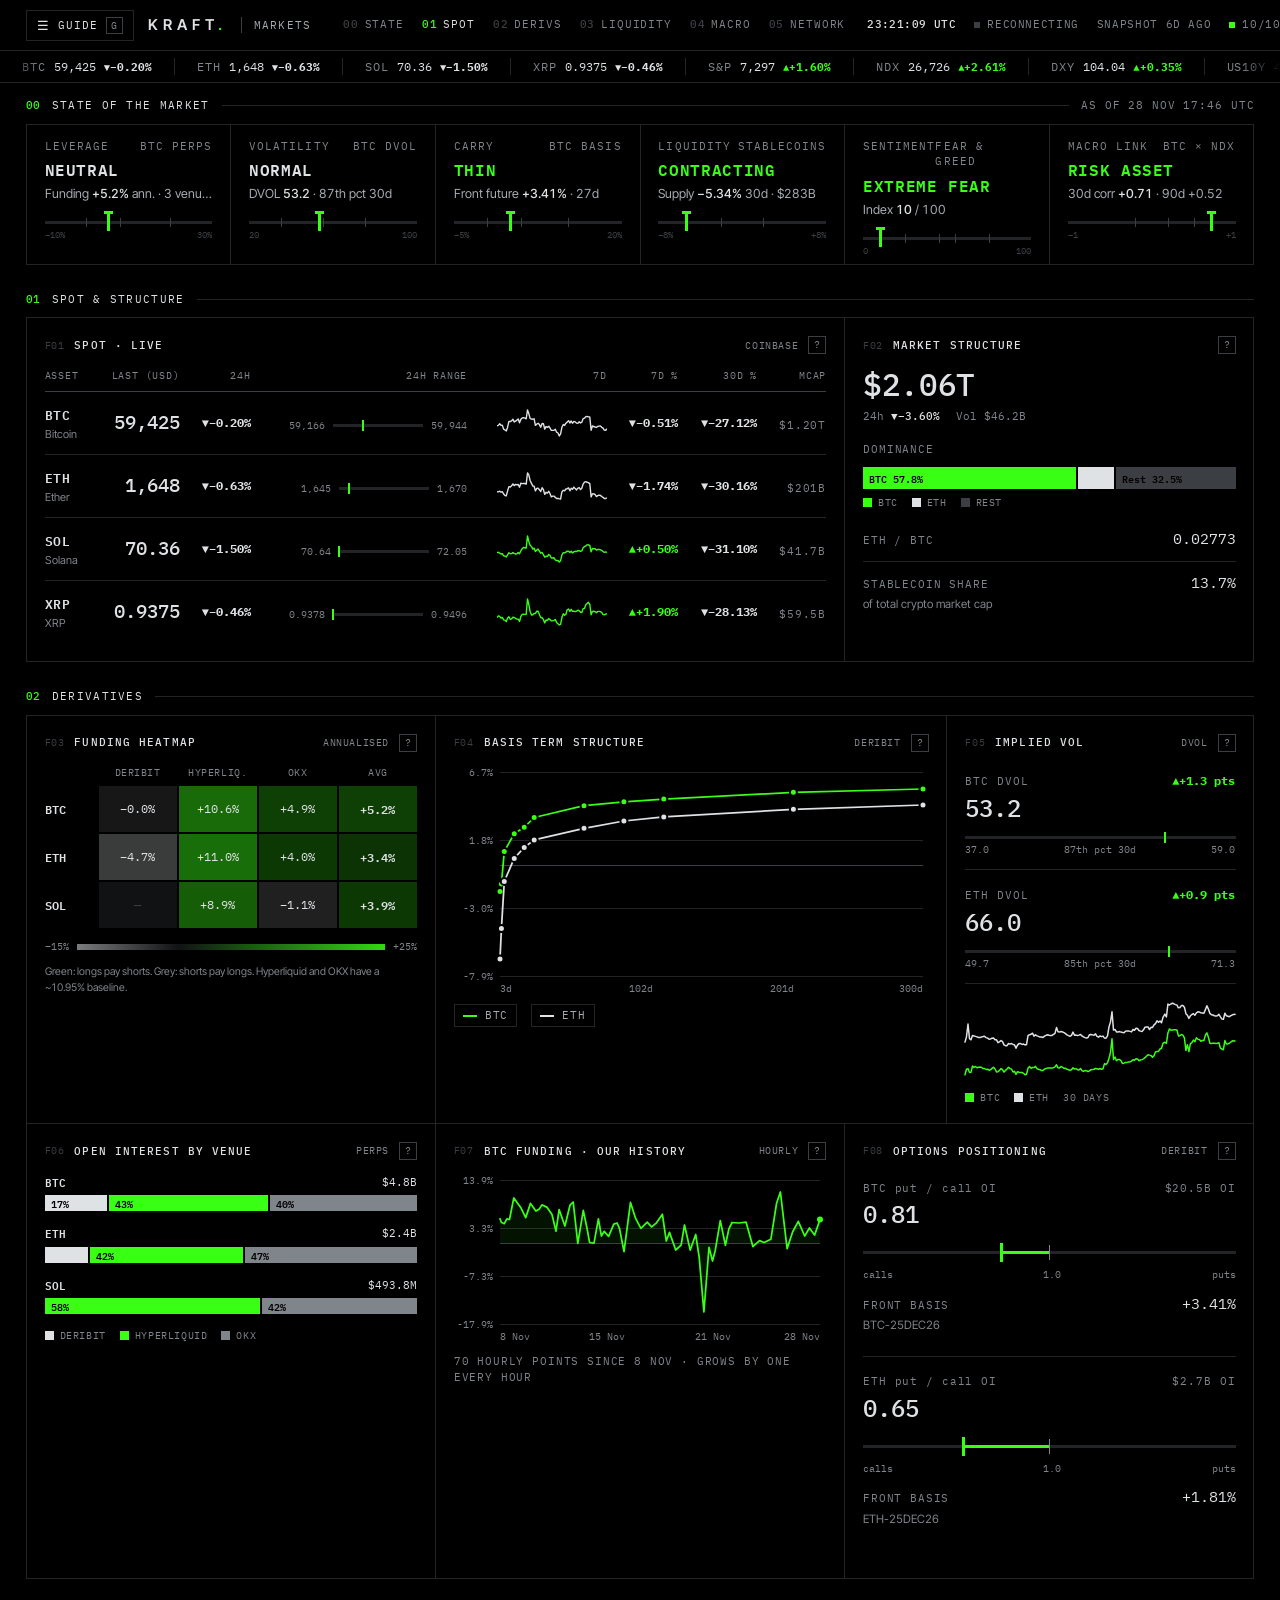
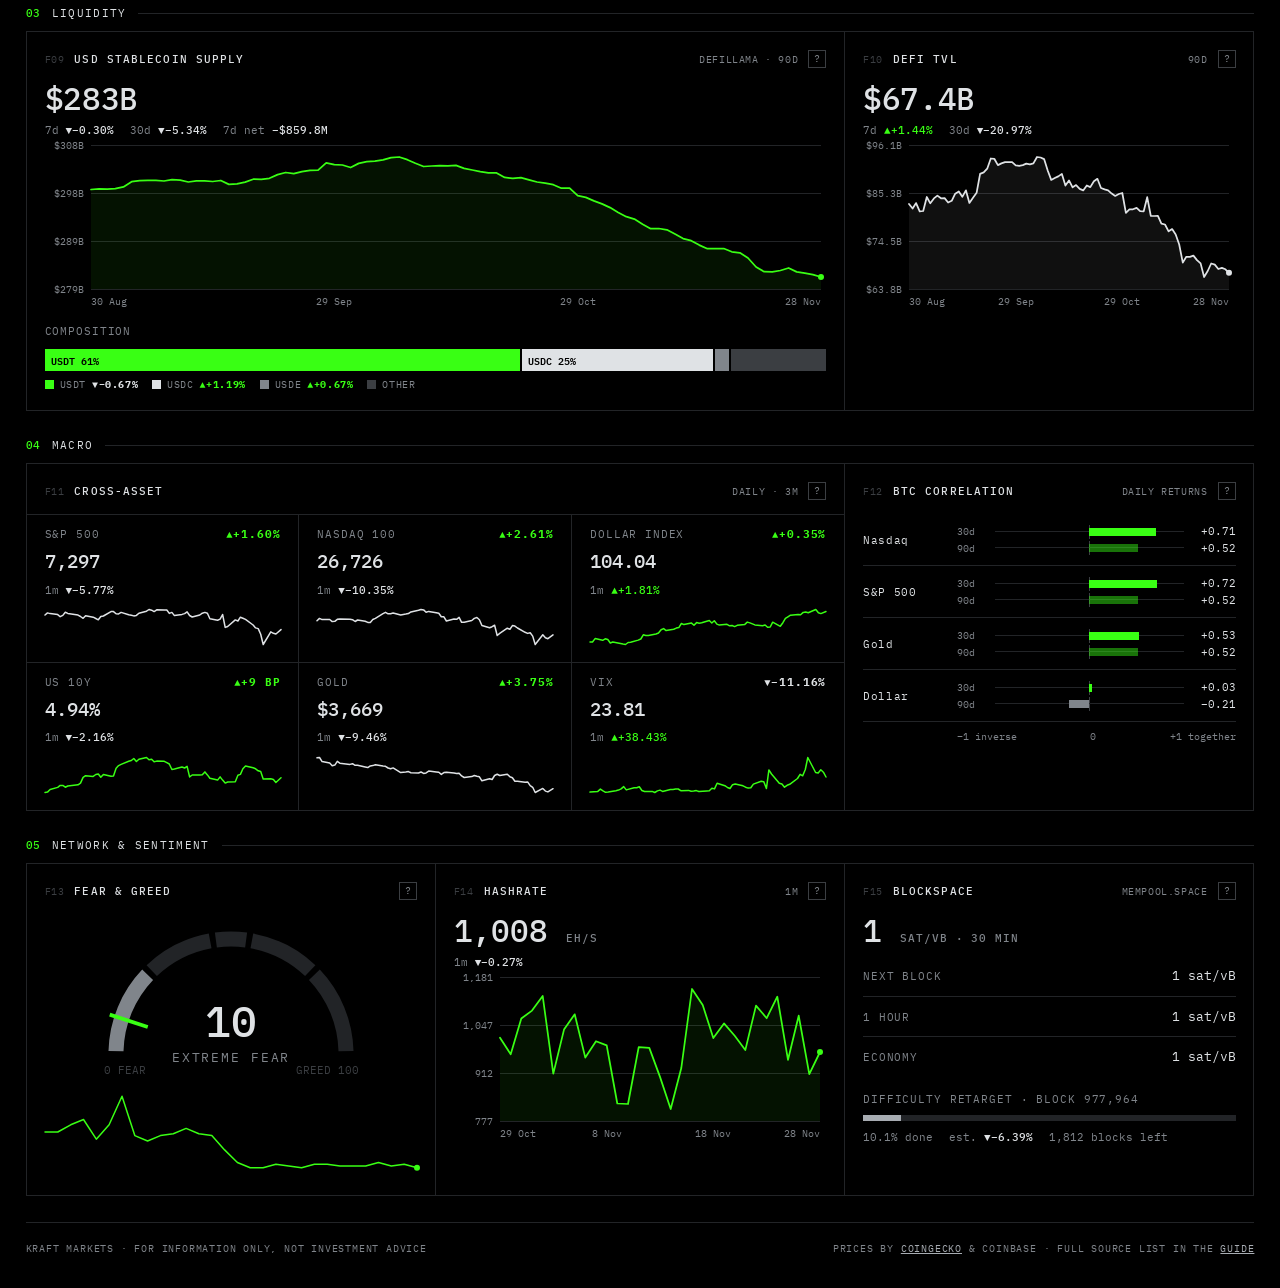
<file: index.html>
<!doctype html>
<html lang="en">
<head>
  <meta charset="utf-8">
  <meta name="viewport" content="width=device-width, initial-scale=1">
  <title>KRAFT Markets</title>
  <meta name="description" content="A live digital-asset market terminal: spot, derivatives, liquidity, macro and network data with a curated institutional newswire.">
  <meta name="theme-color" content="#000000">
  <link rel="icon" href="data:image/svg+xml,%3Csvg xmlns='http://www.w3.org/2000/svg' viewBox='0 0 32 32'%3E%3Crect width='32' height='32' fill='%23000'/%3E%3Cpath d='M9 7v18M9 16l12-9M13 13l9 12' stroke='%2339FF14' stroke-width='2.4' fill='none' stroke-linecap='square'/%3E%3C/svg%3E">
  <link rel="preconnect" href="https://fonts.googleapis.com">
  <link rel="preconnect" href="https://fonts.gstatic.com" crossorigin>
  <link href="https://fonts.googleapis.com/css2?family=IBM+Plex+Mono:wght@400;500;600&family=Inter+Tight:wght@300;400;500;600&display=swap" rel="stylesheet">
  <link rel="stylesheet" href="assets/kraft.css">
</head>
<body>
  <a class="skip" href="#main">Skip to content</a>

  <!-- ═════════════ TOP BAR ═════════════ -->
  <header class="top" id="top">
    <div class="bar">
      <button class="tbtn" type="button" id="open-guide" aria-controls="guide" aria-expanded="false" title="Guide (G)">
        <span class="ico" aria-hidden="true">☰</span><span class="lbl">Guide</span><kbd>G</kbd>
      </button>
      <a class="wordmark" href="https://elian.ink" aria-label="KRAFT, back to elian.ink">KRAFT<span aria-hidden="true">.</span></a>
      <span class="crumb">Markets</span>
      <nav class="jump" aria-label="Sections">
        <a href="#s-state"><b>00</b>State</a>
        <a href="#s-spot"><b>01</b>Spot</a>
        <a href="#s-derivs"><b>02</b>Derivs</a>
        <a href="#s-liq"><b>03</b>Liquidity</a>
        <a href="#s-macro"><b>04</b>Macro</a>
        <a href="#s-net"><b>05</b>Network</a>
      </nav>
      <div class="status" aria-live="polite">
        <span class="clock" id="clock">--:--:-- UTC</span>
        <span class="st" id="st-live"><i class="dot"></i><span>Connecting</span></span>
        <span class="st hide-sm" id="st-snap">—</span>
        <span class="st hide-sm" id="st-src"></span>
      </div>
      <button class="tbtn wire-btn" type="button" id="open-wire" aria-controls="wire" aria-expanded="false" title="Wire (W)">
        <span class="lbl">Wire</span><span class="badge" id="wire-badge" hidden>0</span><kbd>W</kbd>
      </button>
    </div>
    <div class="tape" aria-label="Ticker">
      <div class="tape-track" id="tape"></div>
    </div>
  </header>

  <!-- ═════════════ GUIDE (left drawer) ═════════════ -->
  <aside class="drawer left" id="guide" aria-label="Guide" tabindex="-1">
    <div class="dr-h">
      <span class="mono">Guide</span>
      <span class="dr-actions">
        <button type="button" class="pin" data-pin="guide" title="Pin open">Pin</button>
        <button type="button" class="x" data-close="guide" aria-label="Close guide">✕</button>
      </span>
    </div>
    <div class="dr-body" id="guide-body">
      <nav class="toc mono" aria-label="Guide contents">
        <a href="#g-read">Reading the screen</a>
        <a href="#g-signals">Signals</a>
        <a href="#g-metrics">Metrics</a>
        <a href="#g-pipeline">Sources &amp; pipeline</a>
      </nav>

      <section id="g-read">
        <h3>Reading the screen</h3>
        <p><b>Live vs snapshot.</b> Prices in the ticker and the Spot panel stream from Coinbase several times a second. Everything else comes from a snapshot the collector takes every 15 minutes; its age is in the top bar.</p>
        <p><b>Range bars</b> <span class="demo-range"><i></i></span> show where today's value sits within a recent range (left = low, right = high). They turn a bare number into context: "is this high or low <i>for recently</i>?"</p>
        <p><b>Colour.</b> Green is the accent: rising values, positive funding, and signals that are away from normal. Down moves use light grey plus a ▼ arrow, so colour is never the only cue.</p>
        <p><b>Hover</b> any chart for exact values. The <span class="q">?</span> on each panel jumps to its entry here.</p>
        <p><b>Keys:</b> <kbd>G</kbd> guide · <kbd>W</kbd> wire · <kbd>0</kbd>–<kbd>5</kbd> jump to a section · <kbd>Esc</kbd> close panels.</p>
      </section>

      <section id="g-signals">
        <h3>Signals</h3>
        <p>The top strip boils the dashboard down to six readings. Each one is a single, transparent rule on public data. They describe conditions; they are not trade calls.</p>
        <dl class="gl">
          <dt id="g-sig-leverage">Leverage</dt>
          <dd>Average annualised BTC perp funding across Deribit, Hyperliquid and OKX. Below 0%: shorts pay. 0–8%: neutral. 8–20%: elevated. Above 20%: overheated, which is when crowded longs tend to get flushed.</dd>
          <dt id="g-sig-vol">Volatility</dt>
          <dd>BTC DVOL (30-day implied vol). Below 35: compressed. 35–55: normal. 55–75: elevated. Above 75: stressed. Compressed vol often comes before large moves.</dd>
          <dt id="g-sig-carry">Carry</dt>
          <dd>Annualised premium of the front quarterly BTC future over spot: the cash-and-carry yield. Below 0%: backwardation, which is rare and stressed. 0–5%: thin. 5–12%: normal. Above 12%: rich, with strong demand for leveraged longs.</dd>
          <dt id="g-sig-liq">Liquidity</dt>
          <dd>30-day change in USD stablecoin supply. Below −2%: contracting. ±2%: flat. Above +2%: expanding, meaning new dollars are coming on-chain.</dd>
          <dt id="g-sig-sent">Sentiment</dt>
          <dd>Crypto Fear &amp; Greed index (0–100). Most useful at the extremes, below 25 or above 75.</dd>
          <dt id="g-sig-macro">Macro link</dt>
          <dd>30-day correlation of BTC daily returns with the Nasdaq 100. Above 0.5: BTC is trading as a risk asset. 0.2–0.5: loose. −0.2 to 0.2: decoupled. Below −0.2: inverse.</dd>
        </dl>
      </section>

      <section id="g-metrics">
        <h3>Metrics</h3>
        <dl class="gl">
          <dt id="g-spot">Spot</dt>
          <dd>Last trade on Coinbase (USD). The 24h range bar shows where price sits between the 24-hour low and high. 7d and 30d changes and market caps come from CoinGecko.</dd>
          <dt id="g-structure">Market structure</dt>
          <dd><b>Dominance</b> is BTC's and ETH's share of total crypto market cap. Rising BTC dominance usually means money is moving from altcoins to bitcoin. <b>ETH/BTC</b> is the relative strength of ether. <b>Stablecoin share</b> is stablecoin supply as a share of total market cap; a high share means a lot of capital is sitting on the sidelines.</dd>
          <dt id="g-funding">Perp funding</dt>
          <dd>Perpetual futures have no expiry. A periodic funding payment keeps their price near spot. Positive funding means longs pay shorts. Venues pay at different intervals (Hyperliquid hourly, Deribit and OKX every 8h), so all rates are annualised to compare like for like. Hyperliquid and OKX have a small built-in baseline of about 10.95% a year, so read changes relative to that.</dd>
          <dt id="g-basis">Basis curve</dt>
          <dd>Each dot is a dated Deribit future: its annualised premium over spot, plotted against days to expiry. An upward-sloping curve (contango) is normal. A flat or inverted curve signals stress or heavy hedging.</dd>
          <dt id="g-dvol">Implied volatility (DVOL)</dt>
          <dd>Deribit's DVOL is the market's expected annualised volatility over the next 30 days, derived from option prices. It's the crypto equivalent of the VIX. The range bar places today within the last 30 days.</dd>
          <dt id="g-oi">Open interest</dt>
          <dd>The total value of open perpetual positions. Rising OI with rising price means new leverage is chasing the move; falling OI means positions are closing. Shown per venue.</dd>
          <dt id="g-options">Options positioning</dt>
          <dd>Put/call open-interest ratio on Deribit. Above 1 means more puts than calls are open (hedging or bearish); below 1 means calls dominate. Options OI is the notional value of all open options.</dd>
          <dt id="g-history">Our funding history</dt>
          <dd>Free APIs don't give cross-venue funding history, so the collector records it every hour. This chart exists only because the system stores its own time series.</dd>
          <dt id="g-stables">Stablecoin supply</dt>
          <dd>Total circulating USD-pegged stablecoins (DefiLlama). Growth is new on-chain dollar liquidity, and it often precedes inflows into crypto.</dd>
          <dt id="g-tvl">DeFi TVL</dt>
          <dd>Total value locked in DeFi protocols. It moves with prices, so compare it with ETH's move.</dd>
          <dt id="g-macro">Cross-asset</dt>
          <dd>Daily closes from Yahoo Finance: S&amp;P 500, Nasdaq 100, US Dollar Index, 10-year Treasury yield (change shown in basis points), gold and VIX.</dd>
          <dt id="g-corr">BTC correlation</dt>
          <dd>Pearson correlation of daily log returns, over 30 and 90 days. +1 means the two move together, −1 means they move opposite, 0 means unrelated.</dd>
          <dt id="g-fng">Fear &amp; Greed</dt>
          <dd>alternative.me's composite of volatility, momentum, social activity and dominance. Crude, but its extremes are informative.</dd>
          <dt id="g-hashrate">Hashrate</dt>
          <dd>Total computing power securing Bitcoin, in exahashes per second. It rises with miner investment and falls when mining becomes unprofitable.</dd>
          <dt id="g-blockspace">Blockspace</dt>
          <dd>Fee rates needed to confirm a transaction within a given time, in sat/vB. The retarget bar shows progress to the next difficulty adjustment (every 2,016 blocks, about 2 weeks) and the estimated change.</dd>
          <dt id="g-wire">Wire</dt>
          <dd>Headlines from publishers, regulators (SEC, CFTC, Fed, ECB, FCA) and Surf. When several outlets cover the same story, it appears once. Each story gets a transparent institutional score, and the terms it matched are shown under the headline.</dd>
        </dl>
      </section>

      <section id="g-pipeline">
        <h3>Sources &amp; pipeline</h3>
        <p>Every 15 minutes a GitHub Actions job runs two Python scripts. It commits the results as JSON to the repo and republishes this site. If a source fails, its last good data is kept and marked stale.</p>
        <pre class="flow mono" aria-hidden="true">schedule ─► collect.py ─► latest.json · history.json · cyd.json
         └► news.py    ─► news.json
                         └► this page · desk display</pre>
        <h4>Market data</h4>
        <div class="table-wrap"><table class="data mini" id="src-table"></table></div>
        <h4>News feeds</h4>
        <div class="table-wrap"><table class="data mini" id="news-src-table"></table></div>
        <ul class="links mono">
          <li><a href="data/latest.json">latest.json ↗</a></li>
          <li><a href="data/history.json">history.json ↗</a></li>
          <li><a href="data/news.json">news.json ↗</a></li>
          <li><a href="data/cyd.json">cyd.json ↗</a></li>
          <li><a href="https://github.com/elianrosswag/kraft-markets">source ↗</a></li>
        </ul>
        <p class="fine">Data: CoinGecko, Coinbase, Deribit, Hyperliquid, OKX, DefiLlama, mempool.space, alternative.me, Yahoo Finance, Surf and the publishers and regulators listed above. For information only, not investment advice.</p>
      </section>
    </div>
  </aside>

  <!-- ═════════════ WIRE (right drawer) ═════════════ -->
  <aside class="drawer right" id="wire" aria-label="Wire" tabindex="-1">
    <div class="dr-h">
      <span class="mono">Wire <span id="wire-count" class="dim"></span></span>
      <span class="dr-actions">
        <button type="button" class="pin" data-pin="wire" title="Pin open">Pin</button>
        <button type="button" class="x" data-close="wire" aria-label="Close wire">✕</button>
      </span>
    </div>
    <div class="dr-tools">
      <div class="chipset" role="group" aria-label="Filter by category" id="wire-cats">
        <button type="button" data-cat="all" aria-pressed="true">All</button>
        <button type="button" data-cat="tokstable" aria-pressed="false">Tokenisation</button>
        <button type="button" data-cat="markets" aria-pressed="false">Markets</button>
        <button type="button" data-cat="regulation" aria-pressed="false">Regulation</button>
        <button type="button" data-cat="security" aria-pressed="false">Risk</button>
        <button type="button" data-cat="primary" aria-pressed="false">Regulators</button>
      </div>
      <div class="wire-row2">
        <label class="toggle mono"><input type="checkbox" id="wire-inst" checked> Institutional</label>
        <label class="visually-hidden" for="wire-q">Search headlines</label>
        <input type="search" id="wire-q" class="search mono" placeholder="Search" autocomplete="off">
      </div>
    </div>
    <div class="dr-body">
      <div id="wire-featured"></div>
      <ol class="wire-list" id="wire-list" aria-live="polite"></ol>
      <button type="button" class="btn" id="wire-more" hidden>Show more</button>
      <p class="mono fine" id="wire-meta"></p>
    </div>
  </aside>
  <div class="scrim" id="scrim" hidden></div>

  <!-- ═════════════ MAIN ═════════════ -->
  <main id="main">

    <section id="s-state" aria-labelledby="h-state">
      <div class="sec-h"><b>00</b><h2 id="h-state">State of the market</h2><i></i><span class="mono dim" id="state-asof"></span></div>
      <div class="term signals" id="signals"></div>
    </section>

    <section id="s-spot" aria-labelledby="h-spot">
      <div class="sec-h"><b>01</b><h2 id="h-spot">Spot &amp; structure</h2><i></i></div>
      <div class="term">
        <div class="pn c8">
          <div class="pn-h"><span class="code">F01</span><h3>Spot · live</h3><span class="meta">Coinbase</span><button class="q" data-guide="g-spot" aria-label="About spot">?</button></div>
          <div class="table-wrap"><table class="spot" id="spot-table"></table></div>
        </div>
        <div class="pn c4">
          <div class="pn-h"><span class="code">F02</span><h3>Market structure</h3><button class="q" data-guide="g-structure" aria-label="About market structure">?</button></div>
          <div id="structure"></div>
        </div>
      </div>
    </section>

    <section id="s-derivs" aria-labelledby="h-derivs">
      <div class="sec-h"><b>02</b><h2 id="h-derivs">Derivatives</h2><i></i></div>
      <div class="term">
        <div class="pn c4">
          <div class="pn-h"><span class="code">F03</span><h3>Funding heatmap</h3><span class="meta">annualised</span><button class="q" data-guide="g-funding" aria-label="About funding">?</button></div>
          <div id="heatmap"></div>
        </div>
        <div class="pn c5">
          <div class="pn-h"><span class="code">F04</span><h3>Basis term structure</h3><span class="meta">Deribit</span><button class="q" data-guide="g-basis" aria-label="About basis">?</button></div>
          <div class="chart tall" id="basis-chart"></div>
          <div class="legend mono" id="basis-legend"></div>
        </div>
        <div class="pn c3">
          <div class="pn-h"><span class="code">F05</span><h3>Implied vol</h3><span class="meta">DVOL</span><button class="q" data-guide="g-dvol" aria-label="About DVOL">?</button></div>
          <div id="vol"></div>
        </div>
        <div class="pn c4">
          <div class="pn-h"><span class="code">F06</span><h3>Open interest by venue</h3><span class="meta">perps</span><button class="q" data-guide="g-oi" aria-label="About open interest">?</button></div>
          <div id="oi"></div>
        </div>
        <div class="pn c4">
          <div class="pn-h"><span class="code">F07</span><h3>BTC funding · our history</h3><span class="meta">hourly</span><button class="q" data-guide="g-history" aria-label="About funding history">?</button></div>
          <div class="chart" id="funding-hist"></div>
          <p class="fine mono" id="funding-hist-note"></p>
        </div>
        <div class="pn c4">
          <div class="pn-h"><span class="code">F08</span><h3>Options positioning</h3><span class="meta">Deribit</span><button class="q" data-guide="g-options" aria-label="About options">?</button></div>
          <div id="options"></div>
        </div>
      </div>
    </section>

    <section id="s-liq" aria-labelledby="h-liq">
      <div class="sec-h"><b>03</b><h2 id="h-liq">Liquidity</h2><i></i></div>
      <div class="term">
        <div class="pn c8">
          <div class="pn-h"><span class="code">F09</span><h3>USD stablecoin supply</h3><span class="meta">DefiLlama · 90d</span><button class="q" data-guide="g-stables" aria-label="About stablecoins">?</button></div>
          <div id="stables-head"></div>
          <div class="chart" id="stables-chart"></div>
          <div id="stables-mix"></div>
        </div>
        <div class="pn c4">
          <div class="pn-h"><span class="code">F10</span><h3>DeFi TVL</h3><span class="meta">90d</span><button class="q" data-guide="g-tvl" aria-label="About TVL">?</button></div>
          <div id="tvl-head"></div>
          <div class="chart" id="tvl-chart"></div>
        </div>
      </div>
    </section>

    <section id="s-macro" aria-labelledby="h-macro">
      <div class="sec-h"><b>04</b><h2 id="h-macro">Macro</h2><i></i></div>
      <div class="term">
        <div class="pn c8">
          <div class="pn-h"><span class="code">F11</span><h3>Cross-asset</h3><span class="meta">daily · 3m</span><button class="q" data-guide="g-macro" aria-label="About macro">?</button></div>
          <div class="mgrid" id="macro"></div>
        </div>
        <div class="pn c4">
          <div class="pn-h"><span class="code">F12</span><h3>BTC correlation</h3><span class="meta">daily returns</span><button class="q" data-guide="g-corr" aria-label="About correlation">?</button></div>
          <div id="corr"></div>
        </div>
      </div>
    </section>

    <section id="s-net" aria-labelledby="h-net">
      <div class="sec-h"><b>05</b><h2 id="h-net">Network &amp; sentiment</h2><i></i></div>
      <div class="term">
        <div class="pn c4">
          <div class="pn-h"><span class="code">F13</span><h3>Fear &amp; Greed</h3><button class="q" data-guide="g-fng" aria-label="About Fear and Greed">?</button></div>
          <div id="fng"></div>
        </div>
        <div class="pn c4">
          <div class="pn-h"><span class="code">F14</span><h3>Hashrate</h3><span class="meta">1m</span><button class="q" data-guide="g-hashrate" aria-label="About hashrate">?</button></div>
          <div id="hash-head"></div>
          <div class="chart" id="hash-chart"></div>
        </div>
        <div class="pn c4">
          <div class="pn-h"><span class="code">F15</span><h3>Blockspace</h3><span class="meta">mempool.space</span><button class="q" data-guide="g-blockspace" aria-label="About blockspace">?</button></div>
          <div id="blockspace"></div>
        </div>
      </div>
    </section>

    <footer class="foot mono">
      <span>KRAFT Markets · for information only, not investment advice</span>
      <span>Prices by <a href="https://www.coingecko.com">CoinGecko</a> &amp; Coinbase · full source list in the <button type="button" class="linkish" data-guide="g-pipeline">Guide</button></span>
    </footer>
  </main>

  <div class="tip mono" id="tip" role="tooltip" hidden></div>
  <script src="assets/dashboard.js" defer></script>
</body>
</html>
</file>
<file: assets/kraft.css>
/* KRAFT Markets: terminal layout, elian.ink palette */
:root {
  --black: #000000;
  --green: #39FF14;
  --green-a: rgba(57, 255, 20, .10);
  --steel-100: #dfe2e5;
  --steel-300: #a7acb2;
  --steel-500: #80858b;
  --steel-700: #3b3e42;
  --steel-800: #222427;
  --steel-900: #111214;

  --sans: "Inter Tight", system-ui, -apple-system, "Segoe UI", Roboto, sans-serif;
  --mono: "IBM Plex Mono", ui-monospace, SFMono-Regular, Menlo, Consolas, monospace;

  --top-h: 84px;
  --drawer-w: 440px;
  --pad: clamp(12px, 1.4vw, 20px);
  --gutter: clamp(12px, 2vw, 28px);
}

*, *::before, *::after { box-sizing: border-box; }
html { scroll-behavior: smooth; scroll-padding-top: calc(var(--top-h) + 12px); -webkit-text-size-adjust: 100%; }
body {
  margin: 0; background: var(--black); color: var(--steel-300);
  font: 400 14px/1.5 var(--sans); -webkit-font-smoothing: antialiased;
  font-variant-numeric: tabular-nums;
}
a { color: inherit; }
h1, h2, h3, h4, p, ul, ol, dl, dd { margin: 0; }
ul, ol { padding: 0; list-style: none; }
button { font: inherit; color: inherit; }
::selection { background: var(--green); color: var(--black); }
:focus-visible { outline: 1px solid var(--green); outline-offset: 2px; }
.mono { font-family: var(--mono); font-size: 11px; letter-spacing: .08em; text-transform: uppercase; color: var(--steel-500); }
.dim { color: var(--steel-500); }
.fine { font-size: 10.5px; color: var(--steel-500); margin-top: 10px; }
.skip { position: absolute; left: -9999px; top: 8px; background: var(--green); color: var(--black); padding: 8px 12px; z-index: 100; font-family: var(--mono); }
.skip:focus { left: 8px; }
.visually-hidden { position: absolute !important; width: 1px; height: 1px; overflow: hidden; clip: rect(0 0 0 0); white-space: nowrap; }
kbd { font-family: var(--mono); font-size: 9.5px; color: var(--steel-500); border: 1px solid var(--steel-700); padding: 0 4px; line-height: 15px; display: inline-block; }

/* ═════════ Top bar ═════════ */
.top { position: fixed; top: 0; left: 0; right: 0; z-index: 40; background: var(--black); border-bottom: 1px solid var(--steel-800); }
.bar { display: flex; align-items: center; gap: 14px; height: 50px; padding: 0 var(--gutter); }
.wordmark { font-weight: 600; font-size: 15px; letter-spacing: .32em; color: var(--steel-100); text-decoration: none; }
.wordmark span { color: var(--green); }
.crumb { font-family: var(--mono); font-size: 11px; letter-spacing: .1em; text-transform: uppercase; color: var(--steel-300); padding-left: 12px; border-left: 1px solid var(--steel-700); }
.tbtn { display: inline-flex; align-items: center; gap: 8px; background: transparent; border: 1px solid var(--steel-800); padding: 6px 10px; cursor: pointer; font-family: var(--mono); font-size: 11px; letter-spacing: .1em; text-transform: uppercase; color: var(--steel-100); }
.tbtn:hover, .tbtn[aria-expanded="true"] { border-color: var(--green); color: var(--green); }
.tbtn .ico { font-size: 13px; line-height: 1; }
.badge { background: var(--green); color: var(--black); font-weight: 600; font-size: 10px; padding: 0 5px; line-height: 16px; letter-spacing: 0; }
.jump { display: flex; gap: 2px; margin-left: 10px; }
.jump a { font-family: var(--mono); font-size: 10.5px; letter-spacing: .08em; text-transform: uppercase; color: var(--steel-500); text-decoration: none; padding: 6px 8px; }
.jump a b { font-weight: 500; color: var(--steel-700); margin-right: 6px; }
.jump a:hover, .jump a[aria-current="true"] { color: var(--steel-100); }
.jump a[aria-current="true"] b { color: var(--green); }
.status { margin-left: auto; display: flex; align-items: center; gap: 18px; font-family: var(--mono); font-size: 10.5px; letter-spacing: .06em; text-transform: uppercase; color: var(--steel-500); white-space: nowrap; }
.clock { color: var(--steel-100); font-weight: 500; letter-spacing: .04em; }
.st { display: inline-flex; align-items: center; gap: 7px; }
.dot { width: 6px; height: 6px; background: var(--steel-700); display: inline-block; flex: none; }
.dot.on { background: var(--green); animation: pulse 2.4s ease-in-out infinite; }
.dot.warn { background: transparent; outline: 1px solid var(--steel-300); outline-offset: -1px; }
@keyframes pulse { 50% { opacity: .35; } }

/* ticker tape */
.tape { height: 32px; overflow: hidden; border-top: 1px solid var(--steel-800); position: relative; }
.tape::before, .tape::after { content: ""; position: absolute; top: 0; bottom: 0; width: 40px; z-index: 2; pointer-events: none; }
.tape::before { left: 0; background: linear-gradient(90deg, #000, transparent); }
.tape::after { right: 0; background: linear-gradient(270deg, #000, transparent); }
.tape-track { display: flex; width: max-content; height: 100%; align-items: center; animation: tape 70s linear infinite; }
.tape:hover .tape-track { animation-play-state: paused; }
@keyframes tape { to { transform: translateX(-50%); } }
.tk { display: inline-flex; align-items: baseline; gap: 8px; padding: 0 22px; font-family: var(--mono); font-size: 11.5px; white-space: nowrap; border-right: 1px solid var(--steel-800); }
.tk .s { color: var(--steel-500); letter-spacing: .08em; }
.tk .v { color: var(--steel-100); }
.tk .c { font-size: 10.5px; }
.tk.flash-up .v { color: var(--green); }

/* ═════════ Drawers ═════════ */
.drawer {
  position: fixed; top: var(--top-h); bottom: 0; width: min(var(--drawer-w), 100vw); z-index: 35;
  background: var(--black); display: flex; flex-direction: column;
  transition: transform .28s cubic-bezier(.2, .7, .2, 1), visibility .28s;
  visibility: hidden;
}
.drawer.left { left: 0; border-right: 1px solid var(--steel-700); transform: translateX(-100%); }
.drawer.right { right: 0; border-left: 1px solid var(--steel-700); transform: translateX(100%); }
.drawer.open { transform: none; visibility: visible; }
.dr-h { display: flex; justify-content: space-between; align-items: center; padding: 12px 18px; border-bottom: 1px solid var(--steel-800); }
.dr-h .mono { color: var(--steel-100); font-size: 11.5px; }
.dr-actions { display: flex; gap: 6px; }
.dr-actions button { background: transparent; border: 1px solid var(--steel-800); color: var(--steel-300); cursor: pointer; font-family: var(--mono); font-size: 10.5px; letter-spacing: .08em; text-transform: uppercase; padding: 4px 8px; }
.dr-actions button:hover { border-color: var(--steel-500); color: var(--steel-100); }
.dr-actions .pin[aria-pressed="true"] { border-color: var(--green); color: var(--green); }
.dr-body { flex: 1; overflow-y: auto; padding: 16px 18px 40px; overscroll-behavior: contain; scrollbar-width: thin; scrollbar-color: var(--steel-700) transparent; }
.dr-tools { padding: 12px 18px; border-bottom: 1px solid var(--steel-800); display: grid; gap: 10px; }
.scrim { position: fixed; inset: var(--top-h) 0 0 0; background: rgba(0, 0, 0, .55); z-index: 30; }
@media (min-width: 1280px) {
  .pin { display: inline-block; }
  body.pin-wire main { margin-right: var(--drawer-w); }
  body.pin-guide main { margin-left: var(--drawer-w); }
}
@media (max-width: 1279px) { .pin { display: none; } }

/* Guide content */
.toc { display: flex; flex-wrap: wrap; gap: 6px 14px; padding-bottom: 14px; border-bottom: 1px solid var(--steel-800); margin-bottom: 18px; }
.toc a { color: var(--steel-300); text-decoration: none; }
.toc a:hover { color: var(--green); }
#guide section { padding-bottom: 22px; margin-bottom: 22px; border-bottom: 1px solid var(--steel-800); }
#guide h3 { font-weight: 500; font-size: 17px; color: var(--steel-100); margin-bottom: 10px; }
#guide h4 { font-family: var(--mono); font-weight: 400; font-size: 10.5px; letter-spacing: .08em; text-transform: uppercase; color: var(--steel-500); margin: 18px 0 8px; }
#guide p { font-size: 13.5px; margin-bottom: 10px; }
#guide p b { color: var(--steel-100); font-weight: 500; }
.gl dt { font-family: var(--mono); font-size: 11px; letter-spacing: .08em; text-transform: uppercase; color: var(--steel-100); margin-top: 14px; padding-top: 12px; border-top: 1px solid var(--steel-900); scroll-margin-top: 16px; }
.gl dt:first-child { border-top: 0; padding-top: 0; margin-top: 0; }
.gl dd { font-size: 13.5px; margin-top: 4px; }
.gl dt.hl { color: var(--green); }
.flow { white-space: pre; overflow-x: auto; font-size: 10.5px; color: var(--steel-300); background: var(--steel-900); padding: 12px; margin: 8px 0 4px; text-transform: none; letter-spacing: 0; line-height: 1.7; }
.demo-range { display: inline-block; width: 60px; height: 4px; background: var(--steel-800); position: relative; vertical-align: middle; margin: 0 4px; }
.demo-range i { position: absolute; left: 70%; top: -3px; width: 2px; height: 10px; background: var(--green); }
.q { width: 18px; height: 18px; border: 1px solid var(--steel-700); background: transparent; color: var(--steel-500); font-family: var(--mono); font-size: 10px; line-height: 16px; padding: 0; cursor: pointer; display: inline-block; text-align: center; }
.q:hover { border-color: var(--green); color: var(--green); }
.links { display: flex; flex-wrap: wrap; gap: 8px 18px; margin-top: 14px; }
.links a { color: var(--green); text-decoration: none; }
.linkish { background: none; border: 0; padding: 0; color: var(--steel-300); text-decoration: underline; cursor: pointer; font: inherit; text-transform: inherit; letter-spacing: inherit; }

/* ═════════ Main / terminal grid ═════════ */
main { padding: calc(var(--top-h) + 14px) var(--gutter) 0; transition: margin .28s cubic-bezier(.2, .7, .2, 1); }
section { margin-bottom: 26px; }
.sec-h { display: flex; align-items: center; gap: 12px; margin-bottom: 10px; }
.sec-h b { font-family: var(--mono); font-size: 11px; font-weight: 500; color: var(--green); }
.sec-h h2 { font-family: var(--mono); font-weight: 400; font-size: 11px; letter-spacing: .12em; text-transform: uppercase; color: var(--steel-100); white-space: nowrap; }
.sec-h i { flex: 1; height: 1px; background: var(--steel-800); }
.term { display: grid; grid-template-columns: repeat(12, minmax(0, 1fr)); gap: 1px; background: var(--steel-800); border: 1px solid var(--steel-800); }
.pn { background: var(--black); padding: var(--pad); min-width: 0; position: relative; }
.c2 { grid-column: span 2; } .c3 { grid-column: span 3; } .c4 { grid-column: span 4; } .c5 { grid-column: span 5; }
.c6 { grid-column: span 6; } .c8 { grid-column: span 8; } .c12 { grid-column: span 12; }
@media (max-width: 1180px) {
  .c3, .c4, .c5 { grid-column: span 6; }
  .c8 { grid-column: span 12; }
  .signals .c2 { grid-column: span 4; }
}
@media (max-width: 720px) {
  .c3, .c4, .c5, .c6, .c8 { grid-column: span 12; }
  .signals .c2 { grid-column: span 6; }
}
.pn-h { display: flex; align-items: center; gap: 10px; margin-bottom: 14px; }
.pn-h .code { font-family: var(--mono); font-size: 10px; color: var(--steel-700); letter-spacing: .06em; }
.pn-h h3 { font-family: var(--mono); font-weight: 500; font-size: 11px; letter-spacing: .1em; text-transform: uppercase; color: var(--steel-100); white-space: nowrap; overflow: hidden; text-overflow: ellipsis; }
.pn-h .meta { font-family: var(--mono); font-size: 10px; letter-spacing: .06em; text-transform: uppercase; color: var(--steel-500); margin-left: auto; white-space: nowrap; }
.pn-h .meta + .q { margin-left: 0; }
.pn-h .q { margin-left: auto; flex: none; }
.pn-h .meta ~ .q { margin-left: 0; }

/* ═════════ Signals ═════════ */
.sig { background: var(--black); padding: 14px var(--pad) 16px; cursor: pointer; display: flex; flex-direction: column; gap: 6px; min-width: 0; transition: background .2s; }
.sig:hover { background: var(--steel-900); }
.sig .lab { display: flex; justify-content: space-between; font-family: var(--mono); font-size: 10.5px; letter-spacing: .1em; text-transform: uppercase; color: var(--steel-500); }
.sig .state { font-family: var(--mono); font-weight: 600; font-size: clamp(15px, 1.25vw, 19px); letter-spacing: .04em; color: var(--steel-100); line-height: 1.2; white-space: nowrap; overflow: hidden; text-overflow: ellipsis; }
.sig.hot .state { color: var(--green); }
.sig .val { font-size: 12.5px; color: var(--steel-300); white-space: nowrap; overflow: hidden; text-overflow: ellipsis; }
.sig .val b { color: var(--steel-100); font-weight: 500; }
.scale { position: relative; height: 18px; margin-top: 4px; }
.scale .trk { position: absolute; left: 0; right: 0; top: 7px; height: 3px; background: var(--steel-800); }
.scale .zone { position: absolute; top: 4px; width: 1px; height: 9px; background: var(--steel-700); }
.scale .mk { position: absolute; top: 0; width: 3px; height: 17px; margin-left: -1px; background: var(--green); transition: left .8s cubic-bezier(.2, .7, .2, 1); }
.scale .mk::after { content: ""; position: absolute; left: -3px; top: -3px; width: 9px; height: 3px; background: var(--green); }
.scale .ends { position: absolute; top: 14px; left: 0; right: 0; display: flex; justify-content: space-between; font-family: var(--mono); font-size: 9px; color: var(--steel-700); }

/* ═════════ Spot table ═════════ */
table.spot { width: 100%; border-collapse: collapse; }
table.spot th { font-family: var(--mono); font-weight: 400; font-size: 10px; letter-spacing: .08em; text-transform: uppercase; color: var(--steel-500); text-align: right; padding: 0 0 8px 14px; border-bottom: 1px solid var(--steel-700); white-space: nowrap; }
table.spot td { text-align: right; padding: 12px 0 12px 14px; border-bottom: 1px solid var(--steel-800); white-space: nowrap; vertical-align: middle; }
table.spot th:first-child, table.spot td:first-child { text-align: left; padding-left: 0; }
table.spot tr:last-child td { border-bottom: 0; }
.sym { font-family: var(--mono); font-weight: 600; font-size: 13px; color: var(--steel-100); letter-spacing: .06em; }
.sym small { display: block; font-family: var(--sans); font-weight: 400; font-size: 11px; letter-spacing: 0; color: var(--steel-500); }
.px { font-family: var(--mono); font-size: clamp(16px, 1.45vw, 21px); font-weight: 500; color: var(--steel-100); padding: 2px 6px; margin-right: -6px; transition: background-color .5s ease-out, color .5s ease-out; }
.px.t-up { background: rgba(57, 255, 20, .18); color: var(--green); transition: none; }
.px.t-down { background: rgba(223, 226, 229, .14); transition: none; }
.chg { font-family: var(--mono); font-size: 12px; }
.up { color: var(--green); }
.down { color: var(--steel-100); }
.flat { color: var(--steel-300); }
.na { color: var(--steel-700); }
.rng { display: inline-grid; grid-template-columns: auto 90px auto; align-items: center; gap: 8px; font-family: var(--mono); font-size: 10px; color: var(--steel-500); }
.rng .bar { position: relative; height: 3px; background: var(--steel-800); }
.rng .bar i { position: absolute; top: -4px; width: 2px; height: 11px; margin-left: -1px; background: var(--green); transition: left .4s; }
.spark { display: inline-block; vertical-align: middle; }
@media (max-width: 900px) { .spot .h-md { display: none; } }
@media (max-width: 560px) { .spot .h-sm { display: none; } }

/* ═════════ Structure ═════════ */
.kv { display: grid; grid-template-columns: 1fr auto; gap: 2px 12px; align-items: baseline; padding: 10px 0; border-bottom: 1px solid var(--steel-800); }
.kv:last-child { border-bottom: 0; }
.kv .k { font-family: var(--mono); font-size: 10.5px; letter-spacing: .08em; text-transform: uppercase; color: var(--steel-500); }
.kv .v { font-family: var(--mono); font-size: 15px; color: var(--steel-100); text-align: right; }
.kv .s { grid-column: 1 / -1; font-size: 11.5px; color: var(--steel-500); }
.hero { font-family: var(--mono); font-weight: 500; font-size: clamp(24px, 2.4vw, 34px); color: var(--steel-100); line-height: 1.1; letter-spacing: -.01em; }
.chips { display: flex; flex-wrap: wrap; gap: 4px 16px; font-family: var(--mono); font-size: 11px; color: var(--steel-500); margin-top: 6px; }
.chips b { font-weight: 500; }
.stack { display: flex; height: 22px; gap: 2px; margin: 10px 0 6px; }
.stack i { display: block; height: 100%; min-width: 2px; position: relative; }
.stack i span { position: absolute; left: 6px; top: 50%; transform: translateY(-50%); font-family: var(--mono); font-style: normal; font-size: 10px; color: var(--black); font-weight: 600; white-space: nowrap; }
.stack .s1 { background: var(--green); }
.stack .s2 { background: var(--steel-100); }
.stack .s3 { background: var(--steel-500); }
.stack .s4 { background: var(--steel-700); }
.stack .s4 span, .stack .s3 span { color: var(--black); }
.lg { display: flex; flex-wrap: wrap; gap: 4px 14px; font-family: var(--mono); font-size: 10px; letter-spacing: .06em; text-transform: uppercase; color: var(--steel-500); }
.lg span { display: inline-flex; align-items: center; gap: 6px; }
.lg i { width: 9px; height: 9px; display: inline-block; }

/* ═════════ Heatmap ═════════ */
.hm { display: grid; grid-template-columns: 52px repeat(4, minmax(0, 1fr)); gap: 2px; }
.hm .hd { font-family: var(--mono); font-size: 9.5px; letter-spacing: .06em; text-transform: uppercase; color: var(--steel-500); text-align: center; padding-bottom: 4px; white-space: nowrap; overflow: hidden; text-overflow: ellipsis; }
.hm .rl { font-family: var(--mono); font-weight: 600; font-size: 12px; color: var(--steel-100); display: flex; align-items: center; }
.hm .cell { height: 46px; display: flex; align-items: center; justify-content: center; font-family: var(--mono); font-size: 12px; color: var(--steel-100); background: var(--steel-900); cursor: default; transition: outline-color .15s; outline: 1px solid transparent; }
.hm .cell:hover { outline-color: var(--steel-300); }
.hm .cell.avg { font-weight: 600; }
.hm-scale { display: flex; align-items: center; gap: 8px; margin-top: 12px; font-family: var(--mono); font-size: 9.5px; color: var(--steel-500); }
.hm-scale i { flex: 1; height: 6px; background: linear-gradient(90deg, rgba(223,226,229,.55), #111214 33%, rgba(57,255,20,.85)); }

/* ═════════ Vol / options / OI ═════════ */
.vrow { padding: 6px 0 12px; border-bottom: 1px solid var(--steel-800); margin-bottom: 10px; }
.vrow:last-of-type { border-bottom: 0; }
.vrow .top-l { display: flex; justify-content: space-between; align-items: baseline; }
.vrow .nm { font-family: var(--mono); font-size: 11px; letter-spacing: .08em; color: var(--steel-500); }
.vrow .big { font-family: var(--mono); font-size: 24px; font-weight: 500; color: var(--steel-100); }
.pctbar { position: relative; height: 3px; background: var(--steel-800); margin: 10px 0 4px; }
.pctbar i { position: absolute; top: -4px; width: 2px; height: 11px; margin-left: -1px; background: var(--green); }
.pctlbl { display: flex; justify-content: space-between; font-family: var(--mono); font-size: 9.5px; color: var(--steel-500); }
.oibar { margin-bottom: 14px; }
.oibar .t { display: flex; justify-content: space-between; font-family: var(--mono); font-size: 11px; margin-bottom: 5px; }
.oibar .t b { font-weight: 600; color: var(--steel-100); }
.oibar .t span { color: var(--steel-100); }
.oibar .stack { height: 16px; margin: 0; }
.gauge2 { position: relative; height: 26px; margin: 8px 0 2px; }
.gauge2 .trk { position: absolute; left: 0; right: 0; top: 11px; height: 3px; background: var(--steel-800); }
.gauge2 .mid { position: absolute; left: 50%; top: 5px; width: 1px; height: 15px; background: var(--steel-500); }
.gauge2 .fill { position: absolute; top: 11px; height: 3px; background: var(--green); }
.gauge2 .mk { position: absolute; top: 3px; width: 3px; height: 19px; margin-left: -1px; background: var(--green); }

/* ═════════ Charts ═════════ */
.chart { position: relative; height: 170px; width: 100%; }
.chart.tall { height: 230px; }
.chart.short { height: 90px; }
.chart svg { display: block; overflow: visible; }
.chart .grid-l { stroke: var(--steel-800); stroke-width: 1; }
.chart .zero-l { stroke: var(--steel-700); stroke-width: 1; }
.chart .axis-t { fill: var(--steel-500); font-family: var(--mono); font-size: 9.5px; }
.chart .cross { stroke: var(--steel-500); stroke-width: 1; stroke-dasharray: 2 3; }
.chart .empty { fill: var(--steel-500); font-family: var(--mono); font-size: 10.5px; letter-spacing: .08em; text-transform: uppercase; }
.legend { display: flex; flex-wrap: wrap; gap: 6px 14px; margin-top: 8px; font-size: 10.5px; }
.legend button { display: inline-flex; align-items: center; gap: 8px; background: none; border: 1px solid var(--steel-800); padding: 3px 8px; cursor: pointer; font: inherit; letter-spacing: inherit; text-transform: inherit; color: var(--steel-300); }
.legend button[aria-pressed="false"] { opacity: .4; }
.legend i { width: 14px; height: 2px; display: inline-block; }

/* ═════════ Macro grid ═════════ */
.mgrid { display: grid; grid-template-columns: repeat(3, minmax(0, 1fr)); gap: 1px; background: var(--steel-800); margin: 0 calc(var(--pad) * -1) calc(var(--pad) * -1); border-top: 1px solid var(--steel-800); }
.mt { background: var(--black); padding: 12px var(--pad); min-width: 0; }
.mt .top-l { display: flex; justify-content: space-between; font-family: var(--mono); font-size: 10.5px; letter-spacing: .08em; text-transform: uppercase; color: var(--steel-500); }
.mt .v { font-family: var(--mono); font-size: 19px; font-weight: 500; color: var(--steel-100); margin-top: 4px; }
.mt .chart { height: 46px; margin-top: 6px; }
@media (max-width: 720px) { .mgrid { grid-template-columns: repeat(2, minmax(0, 1fr)); } }
.corr-row { display: grid; grid-template-columns: 84px 1fr; gap: 6px 10px; align-items: center; padding: 9px 0; border-bottom: 1px solid var(--steel-800); }
.corr-row:last-of-type { border-bottom: 0; }
.corr-row .k { font-family: var(--mono); font-size: 11px; color: var(--steel-100); letter-spacing: .06em; }
.dbar { display: grid; grid-template-columns: 30px 1fr 44px; align-items: center; gap: 8px; font-family: var(--mono); font-size: 10px; color: var(--steel-500); }
.dbar .t { position: relative; height: 8px; }
.dbar .t::before { content: ""; position: absolute; left: 50%; top: -3px; bottom: -3px; width: 1px; background: var(--steel-700); }
.dbar .t::after { content: ""; position: absolute; left: 0; right: 0; top: 3px; height: 1px; background: var(--steel-800); }
.dbar .t i { position: absolute; top: 0; bottom: 0; z-index: 1; }
.dbar .t i.pos { left: 50%; background: var(--green); }
.dbar .t i.neg { right: 50%; background: var(--steel-300); }
.dbar.d90 .t i.pos { background: rgba(57, 255, 20, .45); }
.dbar.d90 .t i.neg { background: var(--steel-500); }
.dbar .n { text-align: right; color: var(--steel-100); font-size: 11px; }

/* ═════════ Network ═════════ */
.fng-wrap { display: grid; grid-template-columns: minmax(0, 1fr); gap: 8px; }
.fng-svg text { font-family: var(--mono); }
.ladder .kv .v { font-size: 13px; }
.prog { position: relative; height: 6px; background: var(--steel-800); margin: 8px 0; }
.prog i { position: absolute; left: 0; top: 0; bottom: 0; background: var(--steel-300); }

/* ═════════ Wire ═════════ */
.chipset { display: flex; flex-wrap: wrap; gap: 5px; }
.chipset button { font-family: var(--mono); font-size: 10px; letter-spacing: .08em; text-transform: uppercase; color: var(--steel-300); background: transparent; border: 1px solid var(--steel-800); padding: 5px 8px; cursor: pointer; }
.chipset button:hover { border-color: var(--steel-500); color: var(--steel-100); }
.chipset button[aria-pressed="true"] { border-color: var(--green); color: var(--green); }
.wire-row2 { display: flex; align-items: center; gap: 12px; }
.toggle { display: inline-flex; align-items: center; gap: 7px; cursor: pointer; font-size: 10.5px; color: var(--steel-300); white-space: nowrap; }
.toggle input { accent-color: var(--green); width: 13px; height: 13px; margin: 0; }
.search { flex: 1; min-width: 0; background: var(--black); color: var(--steel-100); border: 1px solid var(--steel-800); padding: 6px 8px; font-size: 11px; text-transform: none; letter-spacing: .02em; }
.search:focus { border-color: var(--steel-500); outline: none; }
.feat { border: 1px solid var(--steel-800); padding: 12px 14px; margin-bottom: 8px; position: relative; }
.feat::before { content: ""; position: absolute; left: -1px; top: -1px; bottom: -1px; width: 2px; background: var(--green); }
.feat .m { display: flex; justify-content: space-between; font-family: var(--mono); font-size: 10px; letter-spacing: .06em; text-transform: uppercase; color: var(--steel-500); margin-bottom: 6px; }
.feat a { color: var(--steel-100); text-decoration: none; font-size: 15px; line-height: 1.35; }
.feat a:hover { color: var(--green); }
.wire-list { margin-top: 10px; }
.wire-list li { padding: 11px 0; border-bottom: 1px solid var(--steel-800); }
.wire-list .w1 { display: flex; gap: 10px; font-family: var(--mono); font-size: 10px; letter-spacing: .06em; text-transform: uppercase; color: var(--steel-500); margin-bottom: 4px; }
.wire-list .w1 .src { color: var(--steel-300); }
.wire-list .w1 .new { color: var(--black); background: var(--green); padding: 0 4px; font-weight: 600; }
.wire-list a { color: var(--steel-100); text-decoration: none; font-size: 14px; line-height: 1.38; display: block; }
.wire-list a:hover { color: var(--green); }
.wire-list .w2 { display: flex; flex-wrap: wrap; gap: 2px 10px; font-family: var(--mono); font-size: 9.5px; letter-spacing: .06em; text-transform: uppercase; color: var(--steel-500); margin-top: 5px; }
.wire-list .inst { color: var(--green); }
.wire-list .reg { color: var(--steel-100); }
.wire-list .empty { display: block; color: var(--steel-500); font-family: var(--mono); font-size: 11px; padding: 24px 0; }
.btn { font-family: var(--mono); font-size: 10.5px; letter-spacing: .1em; text-transform: uppercase; color: var(--green); background: transparent; border: 1px solid var(--green); padding: 8px 14px; cursor: pointer; margin-top: 14px; }
.btn:hover { background: var(--green); color: var(--black); }

/* ═════════ Tables (guide) ═════════ */
.table-wrap { overflow-x: auto; }
table.data { width: 100%; border-collapse: collapse; font-size: 12px; }
table.data th { font-family: var(--mono); font-weight: 400; font-size: 9.5px; letter-spacing: .08em; text-transform: uppercase; color: var(--steel-500); text-align: left; padding: 0 10px 6px 0; border-bottom: 1px solid var(--steel-700); white-space: nowrap; }
table.data td { padding: 7px 10px 7px 0; border-bottom: 1px solid var(--steel-800); color: var(--steel-100); vertical-align: top; }
table.data td.err { color: var(--steel-500); font-family: var(--mono); font-size: 10px; }

.tip { position: fixed; z-index: 60; pointer-events: none; background: var(--black); color: var(--steel-100); border: 1px solid var(--steel-700); padding: 7px 10px; font-size: 11px; line-height: 1.5; text-transform: none; letter-spacing: .02em; max-width: 280px; }
.tip b { font-weight: 500; }

.foot { display: flex; flex-wrap: wrap; justify-content: space-between; gap: 8px 20px; padding: 18px 0 32px; border-top: 1px solid var(--steel-800); font-size: 10px; }
.foot a { color: var(--steel-300); }

/* ═════════ Small screens ═════════ */
@media (max-width: 1100px) { .jump { display: none; } }
@media (max-width: 860px) { .hide-sm { display: none !important; } }
@media (max-width: 600px) {
  .bar { gap: 8px; }
  .crumb, .tbtn kbd, #open-guide .lbl { display: none; }
  .status { gap: 10px; }
  #st-live span { display: none; }
  .drawer { width: 100vw; }
}

@media (prefers-reduced-motion: reduce) {
  html { scroll-behavior: auto; }
  .tape-track { animation: none; }
  .tape { overflow-x: auto; }
  .dot.on { animation: none; }
  .drawer, main, .scale .mk { transition: none; }
}
</file>
